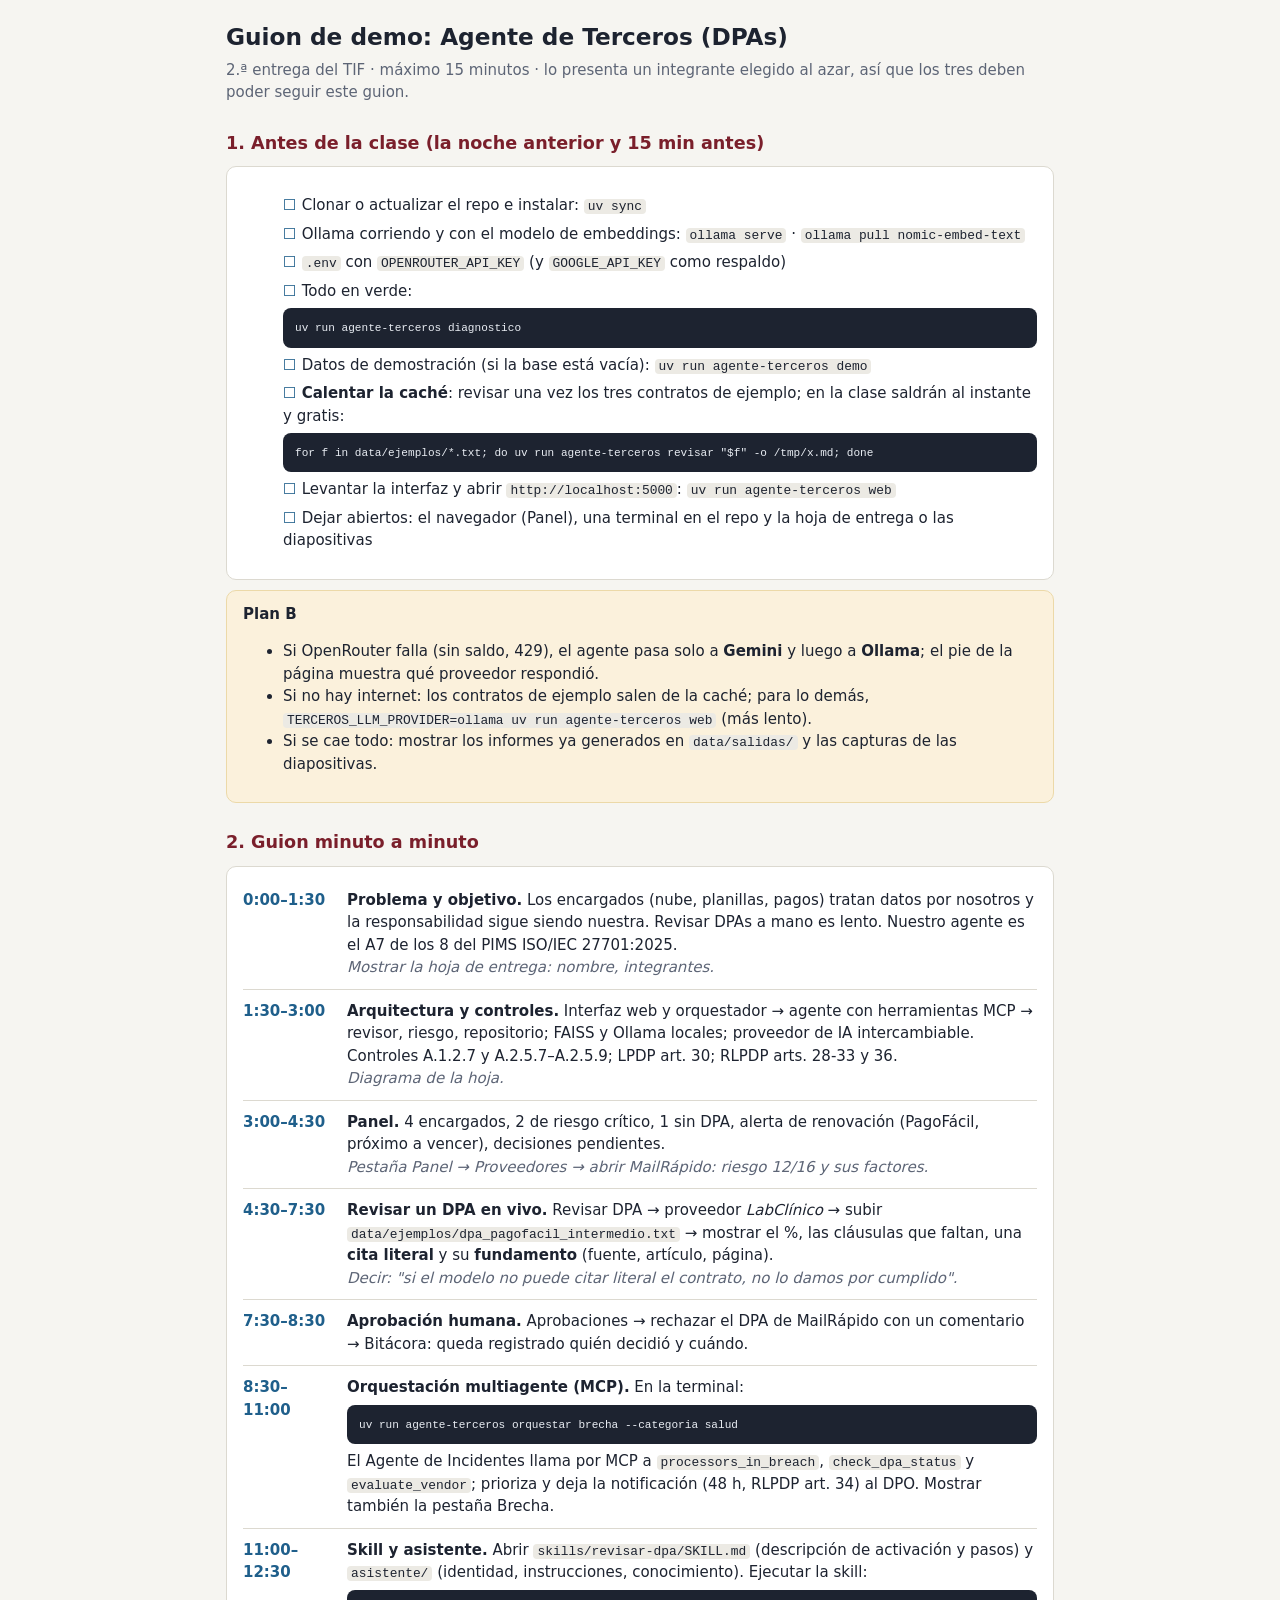
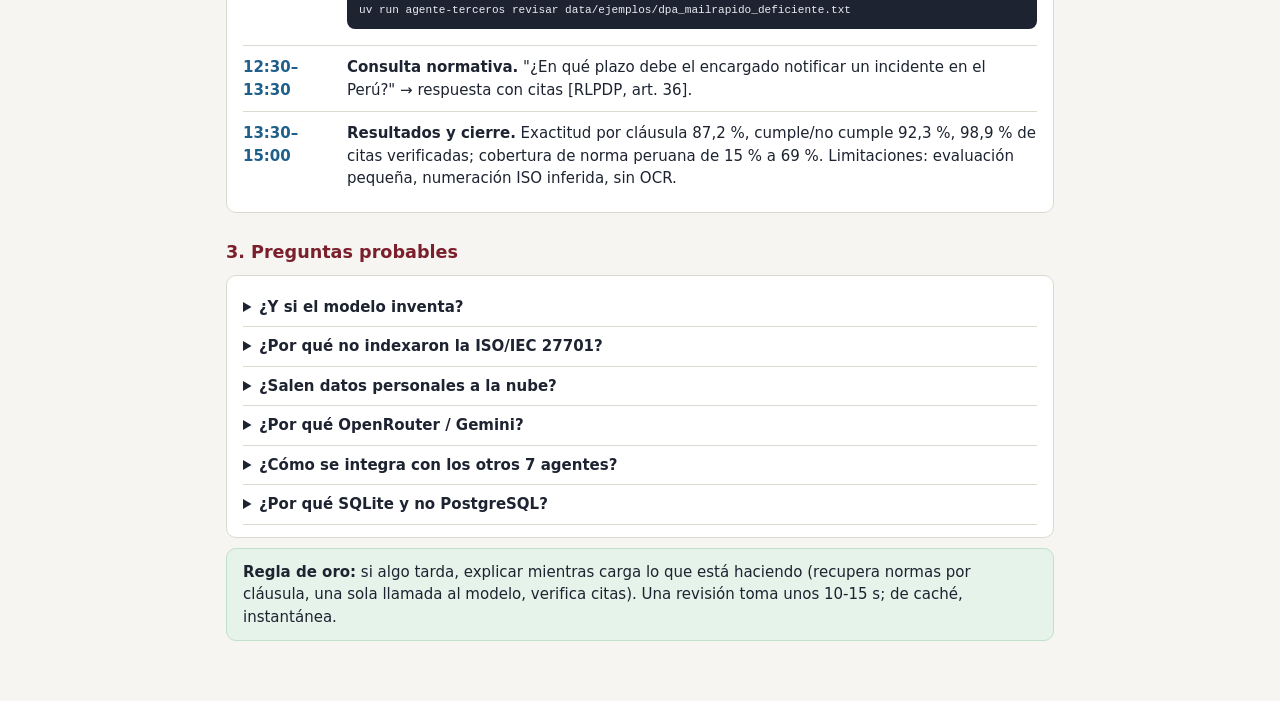
<file: docs/entrega/guion_demo.html>
<!doctype html>
<html lang="es">
<head>
<meta charset="utf-8">
<meta name="viewport" content="width=device-width, initial-scale=1">
<title>Guion de demo · Agente de Terceros</title>
<style>
  :root { --tinta:#1d2330; --suave:#5d6576; --linea:#dcd9d0; --acento:#1f5f8b; --acento-suave:#e8f0f6;
          --guinda:#7a1f2b; --ok:#2e7d4f; --ok-bg:#e5f3ea; --warn:#a46a00; --warn-bg:#fbf1dc; }
  * { box-sizing: border-box; }
  body { margin:0; background:#f6f5f1; color:var(--tinta); font:15px/1.5 system-ui,-apple-system,"Segoe UI",sans-serif; }
  main { max-width: 860px; margin: 0 auto; padding: 20px 16px 48px; }
  h1 { font-size: 1.45rem; margin: 0 0 4px; }
  h2 { font-size: 1.1rem; margin: 26px 0 8px; color: var(--guinda); }
  .sub { color: var(--suave); margin: 0 0 16px; }
  .caja { background:#fff; border:1px solid var(--linea); border-radius:10px; padding:12px 16px; margin: 10px 0; }
  code, pre { font-family: ui-monospace, Consolas, monospace; font-size: .86em; }
  pre { background:#1d2330; color:#e9edf3; border-radius:8px; padding:10px 12px; overflow-x:auto; margin:6px 0; }
  code { background:#eceae4; padding:0 4px; border-radius:4px; }
  pre code { background:none; padding:0; }
  .check li { list-style: none; margin: 6px 0; }
  .check li::before { content: "☐  "; color: var(--acento); font-weight: 700; }
  ol.tiempo { list-style: none; padding: 0; margin: 0; }
  ol.tiempo > li { display: grid; grid-template-columns: 92px 1fr; gap: 12px; padding: 10px 0; border-bottom: 1px solid var(--linea); }
  ol.tiempo > li:last-child { border-bottom: 0; }
  .min { font-weight: 700; color: var(--acento); font-variant-numeric: tabular-nums; }
  .di { color: var(--suave); font-style: italic; }
  .planb { background: var(--warn-bg); border-color: #ecd9a8; }
  .ok { background: var(--ok-bg); border-color: #bfe0cb; }
  details { border-bottom: 1px solid var(--linea); padding: 8px 0; }
  summary { cursor: pointer; font-weight: 600; }
  @media (max-width: 560px) { ol.tiempo > li { grid-template-columns: 1fr; gap: 2px; } }
</style>
</head>
<body>
<main>
  <h1>Guion de demo: Agente de Terceros (DPAs)</h1>
  <p class="sub">2.ª entrega del TIF · máximo 15 minutos · lo presenta un integrante elegido al azar, así que los tres deben poder seguir este guion.</p>

  <h2>1. Antes de la clase (la noche anterior y 15 min antes)</h2>
  <div class="caja">
    <ul class="check">
      <li>Clonar o actualizar el repo e instalar: <code>uv sync</code></li>
      <li>Ollama corriendo y con el modelo de embeddings: <code>ollama serve</code> · <code>ollama pull nomic-embed-text</code></li>
      <li><code>.env</code> con <code>OPENROUTER_API_KEY</code> (y <code>GOOGLE_API_KEY</code> como respaldo)</li>
      <li>Todo en verde:
        <pre><code>uv run agente-terceros diagnostico</code></pre></li>
      <li>Datos de demostración (si la base está vacía): <code>uv run agente-terceros demo</code></li>
      <li><strong>Calentar la caché</strong>: revisar una vez los tres contratos de ejemplo; en la clase saldrán al instante y gratis:
        <pre><code>for f in data/ejemplos/*.txt; do uv run agente-terceros revisar "$f" -o /tmp/x.md; done</code></pre></li>
      <li>Levantar la interfaz y abrir <code>http://localhost:5000</code>: <code>uv run agente-terceros web</code></li>
      <li>Dejar abiertos: el navegador (Panel), una terminal en el repo y la hoja de entrega o las diapositivas</li>
    </ul>
  </div>
  <div class="caja planb">
    <strong>Plan B</strong>
    <ul>
      <li>Si OpenRouter falla (sin saldo, 429), el agente pasa solo a <strong>Gemini</strong> y luego a <strong>Ollama</strong>; el pie de la página muestra qué proveedor respondió.</li>
      <li>Si no hay internet: los contratos de ejemplo salen de la caché; para lo demás, <code>TERCEROS_LLM_PROVIDER=ollama uv run agente-terceros web</code> (más lento).</li>
      <li>Si se cae todo: mostrar los informes ya generados en <code>data/salidas/</code> y las capturas de las diapositivas.</li>
    </ul>
  </div>

  <h2>2. Guion minuto a minuto</h2>
  <div class="caja">
    <ol class="tiempo">
      <li><span class="min">0:00–1:30</span><div><strong>Problema y objetivo.</strong> Los encargados (nube, planillas, pagos) tratan datos por nosotros y la responsabilidad sigue siendo nuestra. Revisar DPAs a mano es lento. Nuestro agente es el A7 de los 8 del PIMS ISO/IEC 27701:2025.
        <div class="di">Mostrar la hoja de entrega: nombre, integrantes.</div></div></li>
      <li><span class="min">1:30–3:00</span><div><strong>Arquitectura y controles.</strong> Interfaz web y orquestador → agente con herramientas MCP → revisor, riesgo, repositorio; FAISS y Ollama locales; proveedor de IA intercambiable. Controles A.1.2.7 y A.2.5.7–A.2.5.9; LPDP art. 30; RLPDP arts. 28-33 y 36.
        <div class="di">Diagrama de la hoja.</div></div></li>
      <li><span class="min">3:00–4:30</span><div><strong>Panel.</strong> 4 encargados, 2 de riesgo crítico, 1 sin DPA, alerta de renovación (PagoFácil, próximo a vencer), decisiones pendientes.
        <div class="di">Pestaña Panel → Proveedores → abrir MailRápido: riesgo 12/16 y sus factores.</div></div></li>
      <li><span class="min">4:30–7:30</span><div><strong>Revisar un DPA en vivo.</strong> Revisar DPA → proveedor <em>LabClínico</em> → subir <code>data/ejemplos/dpa_pagofacil_intermedio.txt</code> → mostrar el %, las cláusulas que faltan, una <strong>cita literal</strong> y su <strong>fundamento</strong> (fuente, artículo, página).
        <div class="di">Decir: "si el modelo no puede citar literal el contrato, no lo damos por cumplido".</div></div></li>
      <li><span class="min">7:30–8:30</span><div><strong>Aprobación humana.</strong> Aprobaciones → rechazar el DPA de MailRápido con un comentario → Bitácora: queda registrado quién decidió y cuándo.</div></li>
      <li><span class="min">8:30–11:00</span><div><strong>Orquestación multiagente (MCP).</strong> En la terminal:
        <pre><code>uv run agente-terceros orquestar brecha --categoria salud</code></pre>
        El Agente de Incidentes llama por MCP a <code>processors_in_breach</code>, <code>check_dpa_status</code> y <code>evaluate_vendor</code>; prioriza y deja la notificación (48 h, RLPDP art. 34) al DPO. Mostrar también la pestaña Brecha.</div></li>
      <li><span class="min">11:00–12:30</span><div><strong>Skill y asistente.</strong> Abrir <code>skills/revisar-dpa/SKILL.md</code> (descripción de activación y pasos) y <code>asistente/</code> (identidad, instrucciones, conocimiento). Ejecutar la skill:
        <pre><code>uv run agente-terceros revisar data/ejemplos/dpa_mailrapido_deficiente.txt</code></pre></div></li>
      <li><span class="min">12:30–13:30</span><div><strong>Consulta normativa.</strong> "¿En qué plazo debe el encargado notificar un incidente en el Perú?" → respuesta con citas [RLPDP, art. 36].</div></li>
      <li><span class="min">13:30–15:00</span><div><strong>Resultados y cierre.</strong> Exactitud por cláusula 87,2 %, cumple/no cumple 92,3 %, 98,9 % de citas verificadas; cobertura de norma peruana de 15 % a 69 %. Limitaciones: evaluación pequeña, numeración ISO inferida, sin OCR.</div></li>
    </ol>
  </div>

  <h2>3. Preguntas probables</h2>
  <div class="caja">
    <details><summary>¿Y si el modelo inventa?</summary>Cada cita se verifica literal contra el contrato; si no aparece, la cláusula no cuenta como cumplida y se marca para revisión. Además, ningún resultado surte efecto sin aprobación humana.</details>
    <details><summary>¿Por qué no indexaron la ISO/IEC 27701?</summary>No es de libre acceso. Catalogamos los títulos de los controles con una paráfrasis propia; la numeración de 2025 se infiere de la edición 2019 (Anexo F).</details>
    <details><summary>¿Salen datos personales a la nube?</summary>Los embeddings y la búsqueda son locales (Ollama + FAISS). Al LLM solo va el texto del contrato y fragmentos públicos de la norma, nunca la base de datos personales. Con <code>TERCEROS_LLM_PROVIDER=ollama</code> todo queda local.</details>
    <details><summary>¿Por qué OpenRouter / Gemini?</summary>OpenRouter permite cambiar de modelo sin tocar el código; Gemini 2.5 Flash es rápido y barato (≈ US$ 0,01 por revisión). El agente acepta Gemini directo, OpenAI o compatibles, Anthropic u Ollama, con respaldo automático.</details>
    <details><summary>¿Cómo se integra con los otros 7 agentes?</summary>Por el bus MCP: el servidor <code>pims-terceros</code> expone sus herramientas por JSON-RPC (stdio); el flujo de brecha muestra al Agente de Incidentes usándolas.</details>
    <details><summary>¿Por qué SQLite y no PostgreSQL?</summary>Para la demo en PC; el esquema usa tipos portables y la migración a la base PostgreSQL central del PIMS es directa.</details>
  </div>

  <div class="caja ok"><strong>Regla de oro:</strong> si algo tarda, explicar mientras carga lo que está haciendo (recupera normas por cláusula, una sola llamada al modelo, verifica citas). Una revisión toma unos 10-15 s; de caché, instantánea.</div>
</main>
</body>
</html>
</file>
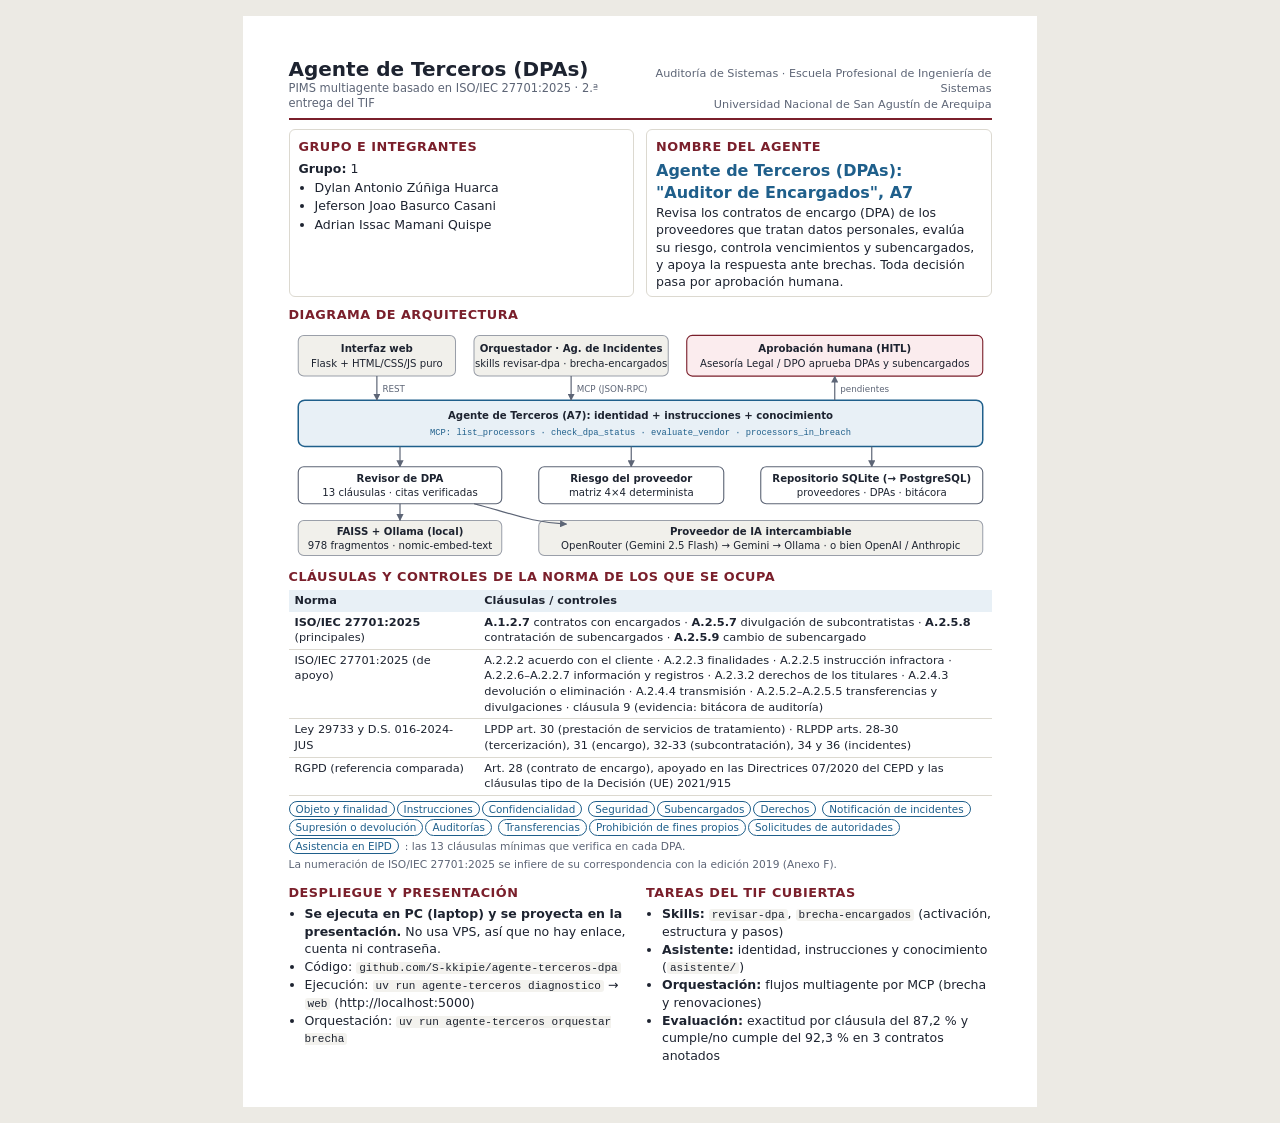
<file: docs/entrega/hoja_entrega.html>
<!doctype html>
<html lang="es">
<head>
<meta charset="utf-8">
<meta name="viewport" content="width=device-width, initial-scale=1">
<title>Hoja de entrega · Agente de Terceros (DPAs)</title>
<style>
  :root {
    --tinta: #1d2330; --suave: #5d6576; --linea: #dcd9d0; --acento: #1f5f8b;
    --acento-suave: #e8f0f6; --guinda: #7a1f2b; --fondo: #ffffff;
  }
  @page { size: A4; margin: 11mm 12mm; }
  * { box-sizing: border-box; }
  body { margin: 0; background: #eceae4; color: var(--tinta);
         font: 9.4pt/1.38 system-ui, -apple-system, "Segoe UI", sans-serif; }
  .hoja { background: var(--fondo); max-width: 210mm; margin: 16px auto; padding: 11mm 12mm; }
  @media print { body { background: #fff; } .hoja { margin: 0; padding: 0; max-width: none; } }
  @media (max-width: 640px) { .hoja { margin: 0; padding: 16px; } .dos { grid-template-columns: 1fr !important; } }
  header { display: flex; justify-content: space-between; align-items: flex-end; gap: 12px;
           border-bottom: 2px solid var(--guinda); padding-bottom: 6px; margin-bottom: 9px; }
  header h1 { font-size: 15pt; margin: 0; line-height: 1.15; }
  header .sub { color: var(--suave); font-size: 8.6pt; }
  header .curso { text-align: right; font-size: 8.4pt; color: var(--suave); }
  h2 { font-size: 9.6pt; text-transform: uppercase; letter-spacing: .5px; color: var(--guinda);
       margin: 9px 0 4px; }
  .dos { display: grid; grid-template-columns: 1fr 1fr; gap: 12px; }
  .caja { border: 1px solid var(--linea); border-radius: 6px; padding: 6px 9px; }
  ul { margin: 2px 0; padding-left: 16px; }
  li { margin: 1px 0; }
  table { width: 100%; border-collapse: collapse; font-size: 8.5pt; }
  th { text-align: left; background: var(--acento-suave); padding: 3px 6px; font-weight: 600; }
  td { border-bottom: 1px solid var(--linea); padding: 3px 6px; vertical-align: top; }
  code { font: 8.3pt ui-monospace, Consolas, monospace; background: #f3f2ee; padding: 0 3px; border-radius: 3px; }
  .nombre { font-size: 12pt; font-weight: 700; color: var(--acento); }
  svg { width: 100%; height: auto; display: block; }
  .nota { color: var(--suave); font-size: 8pt; }
  .tag { display: inline-block; border: 1px solid var(--acento); color: var(--acento); border-radius: 99px;
         padding: 0 6px; font-size: 7.8pt; margin: 1px 2px 1px 0; }
</style>
</head>
<body>
<main class="hoja">
  <header>
    <div>
      <h1>Agente de Terceros (DPAs)</h1>
      <div class="sub">PIMS multiagente basado en ISO/IEC 27701:2025 · 2.ª entrega del TIF</div>
    </div>
    <div class="curso">Auditoría de Sistemas · Escuela Profesional de Ingeniería de Sistemas<br>
      Universidad Nacional de San Agustín de Arequipa</div>
  </header>

  <div class="dos">
    <section class="caja">
      <h2 style="margin-top:2px">Grupo e integrantes</h2>
      <div><strong>Grupo:</strong> 1</div>
      <ul>
        <li>Dylan Antonio Zúñiga Huarca</li>
        <li>Jeferson Joao Basurco Casani</li>
        <li>Adrian Issac Mamani Quispe</li>
      </ul>
    </section>
    <section class="caja">
      <h2 style="margin-top:2px">Nombre del agente</h2>
      <div class="nombre">Agente de Terceros (DPAs): "Auditor de Encargados", A7</div>
      <div>Revisa los contratos de encargo (DPA) de los proveedores que tratan datos personales, evalúa su riesgo, controla vencimientos y subencargados, y apoya la respuesta ante brechas. Toda decisión pasa por aprobación humana.</div>
    </section>
  </div>

  <h2>Diagrama de arquitectura</h2>
  <svg viewBox="0 0 760 250" role="img" aria-label="Arquitectura del Agente de Terceros">
    <defs>
      <marker id="f" viewBox="0 0 10 10" refX="9" refY="5" markerWidth="6" markerHeight="6" orient="auto-start-reverse">
        <path d="M0,0 L10,5 L0,10 z" fill="#5d6576"/></marker>
      <style>
        .b{fill:#fff;stroke:#5d6576;stroke-width:1.2;rx:6}
        .e{fill:#f1f0eb;stroke:#9a9fa9;stroke-width:1.1}
        .p{fill:#e8f0f6;stroke:#1f5f8b;stroke-width:1.6}
        .h{fill:#fbecee;stroke:#7a1f2b;stroke-width:1.2}
        text{font:11px system-ui,sans-serif;fill:#1d2330}
        .t{font-weight:700}
        .m{font:9.5px ui-monospace,Consolas,monospace;fill:#1f5f8b}
        .l{stroke:#5d6576;stroke-width:1.3;fill:none;marker-end:url(#f)}
        .k{font-size:9.5px;fill:#5d6576}
      </style>
    </defs>
    <!-- fila superior -->
    <rect class="e" x="10" y="8" width="170" height="44" rx="6"/>
    <text x="95" y="26" text-anchor="middle" class="t">Interfaz web</text>
    <text x="95" y="42" text-anchor="middle">Flask + HTML/CSS/JS puro</text>
    <rect class="e" x="200" y="8" width="210" height="44" rx="6"/>
    <text x="305" y="26" text-anchor="middle" class="t">Orquestador · Ag. de Incidentes</text>
    <text x="305" y="42" text-anchor="middle">skills revisar-dpa · brecha-encargados</text>
    <rect class="h" x="430" y="8" width="320" height="44" rx="6"/>
    <text x="590" y="26" text-anchor="middle" class="t">Aprobación humana (HITL)</text>
    <text x="590" y="42" text-anchor="middle">Asesoría Legal / DPO aprueba DPAs y subencargados</text>
    <!-- agente -->
    <rect class="p" x="10" y="78" width="740" height="50" rx="7"/>
    <text x="380" y="98" text-anchor="middle" class="t">Agente de Terceros (A7): identidad + instrucciones + conocimiento</text>
    <text x="380" y="116" text-anchor="middle" class="m">MCP: list_processors · check_dpa_status · evaluate_vendor · processors_in_breach</text>
    <path class="l" d="M95,52 V78"/><text x="101" y="69" class="k">REST</text>
    <path class="l" d="M305,52 V78"/><text x="311" y="69" class="k">MCP (JSON-RPC)</text>
    <path class="l" d="M590,78 V52"/><text x="596" y="69" class="k">pendientes</text>
    <!-- componentes -->
    <rect class="b" x="10" y="150" width="220" height="40" rx="6"/>
    <text x="120" y="167" text-anchor="middle" class="t">Revisor de DPA</text>
    <text x="120" y="182" text-anchor="middle">13 cláusulas · citas verificadas</text>
    <rect class="b" x="270" y="150" width="200" height="40" rx="6"/>
    <text x="370" y="167" text-anchor="middle" class="t">Riesgo del proveedor</text>
    <text x="370" y="182" text-anchor="middle">matriz 4×4 determinista</text>
    <rect class="b" x="510" y="150" width="240" height="40" rx="6"/>
    <text x="630" y="167" text-anchor="middle" class="t">Repositorio SQLite (→ PostgreSQL)</text>
    <text x="630" y="182" text-anchor="middle">proveedores · DPAs · bitácora</text>
    <path class="l" d="M120,128 V150"/><path class="l" d="M370,128 V150"/><path class="l" d="M630,128 V150"/>
    <!-- fila inferior -->
    <rect class="e" x="10" y="208" width="220" height="38" rx="6"/>
    <text x="120" y="224" text-anchor="middle" class="t">FAISS + Ollama (local)</text>
    <text x="120" y="239" text-anchor="middle">978 fragmentos · nomic-embed-text</text>
    <rect class="e" x="270" y="208" width="480" height="38" rx="6"/>
    <text x="510" y="224" text-anchor="middle" class="t">Proveedor de IA intercambiable</text>
    <text x="510" y="239" text-anchor="middle">OpenRouter (Gemini 2.5 Flash) → Gemini → Ollama · o bien OpenAI / Anthropic</text>
    <path class="l" d="M120,190 V208"/><path class="l" d="M200,190 C240,200 260,210 300,212"/>
  </svg>

  <h2>Cláusulas y controles de la norma de los que se ocupa</h2>
  <table>
    <tr><th style="width:27%">Norma</th><th>Cláusulas / controles</th></tr>
    <tr><td><strong>ISO/IEC 27701:2025</strong> (principales)</td>
      <td><strong>A.1.2.7</strong> contratos con encargados · <strong>A.2.5.7</strong> divulgación de subcontratistas ·
        <strong>A.2.5.8</strong> contratación de subencargados · <strong>A.2.5.9</strong> cambio de subencargado</td></tr>
    <tr><td>ISO/IEC 27701:2025 (de apoyo)</td>
      <td>A.2.2.2 acuerdo con el cliente · A.2.2.3 finalidades · A.2.2.5 instrucción infractora · A.2.2.6–A.2.2.7 información y registros ·
        A.2.3.2 derechos de los titulares · A.2.4.3 devolución o eliminación · A.2.4.4 transmisión · A.2.5.2–A.2.5.5 transferencias y divulgaciones ·
        cláusula 9 (evidencia: bitácora de auditoría)</td></tr>
    <tr><td>Ley 29733 y D.S. 016-2024-JUS</td>
      <td>LPDP art. 30 (prestación de servicios de tratamiento) · RLPDP arts. 28-30 (tercerización), 31 (encargo), 32-33 (subcontratación), 34 y 36 (incidentes)</td></tr>
    <tr><td>RGPD (referencia comparada)</td>
      <td>Art. 28 (contrato de encargo), apoyado en las Directrices 07/2020 del CEPD y las cláusulas tipo de la Decisión (UE) 2021/915</td></tr>
  </table>
  <div style="margin-top:4px">
    <span class="tag">Objeto y finalidad</span><span class="tag">Instrucciones</span><span class="tag">Confidencialidad</span>
    <span class="tag">Seguridad</span><span class="tag">Subencargados</span><span class="tag">Derechos</span>
    <span class="tag">Notificación de incidentes</span><span class="tag">Supresión o devolución</span><span class="tag">Auditorías</span>
    <span class="tag">Transferencias</span><span class="tag">Prohibición de fines propios</span><span class="tag">Solicitudes de autoridades</span>
    <span class="tag">Asistencia en EIPD</span>
    <span class="nota">: las 13 cláusulas mínimas que verifica en cada DPA.</span>
  </div>
  <p class="nota" style="margin:3px 0 0">La numeración de ISO/IEC 27701:2025 se infiere de su correspondencia con la edición 2019 (Anexo F).</p>

  <div class="dos" style="margin-top:2px">
    <section>
      <h2>Despliegue y presentación</h2>
      <ul>
        <li><strong>Se ejecuta en PC (laptop) y se proyecta en la presentación.</strong> No usa VPS, así que no hay enlace, cuenta ni contraseña.</li>
        <li>Código: <code>github.com/S-kkipie/agente-terceros-dpa</code></li>
        <li>Ejecución: <code>uv run agente-terceros diagnostico</code> → <code>web</code> (http://localhost:5000)</li>
        <li>Orquestación: <code>uv run agente-terceros orquestar brecha</code></li>
      </ul>
    </section>
    <section>
      <h2>Tareas del TIF cubiertas</h2>
      <ul>
        <li><strong>Skills:</strong> <code>revisar-dpa</code>, <code>brecha-encargados</code> (activación, estructura y pasos)</li>
        <li><strong>Asistente:</strong> identidad, instrucciones y conocimiento (<code>asistente/</code>)</li>
        <li><strong>Orquestación:</strong> flujos multiagente por MCP (brecha y renovaciones)</li>
        <li><strong>Evaluación:</strong> exactitud por cláusula del 87,2 % y cumple/no cumple del 92,3 % en 3 contratos anotados</li>
      </ul>
    </section>
  </div>
</main>
</body>
</html>
</file>
